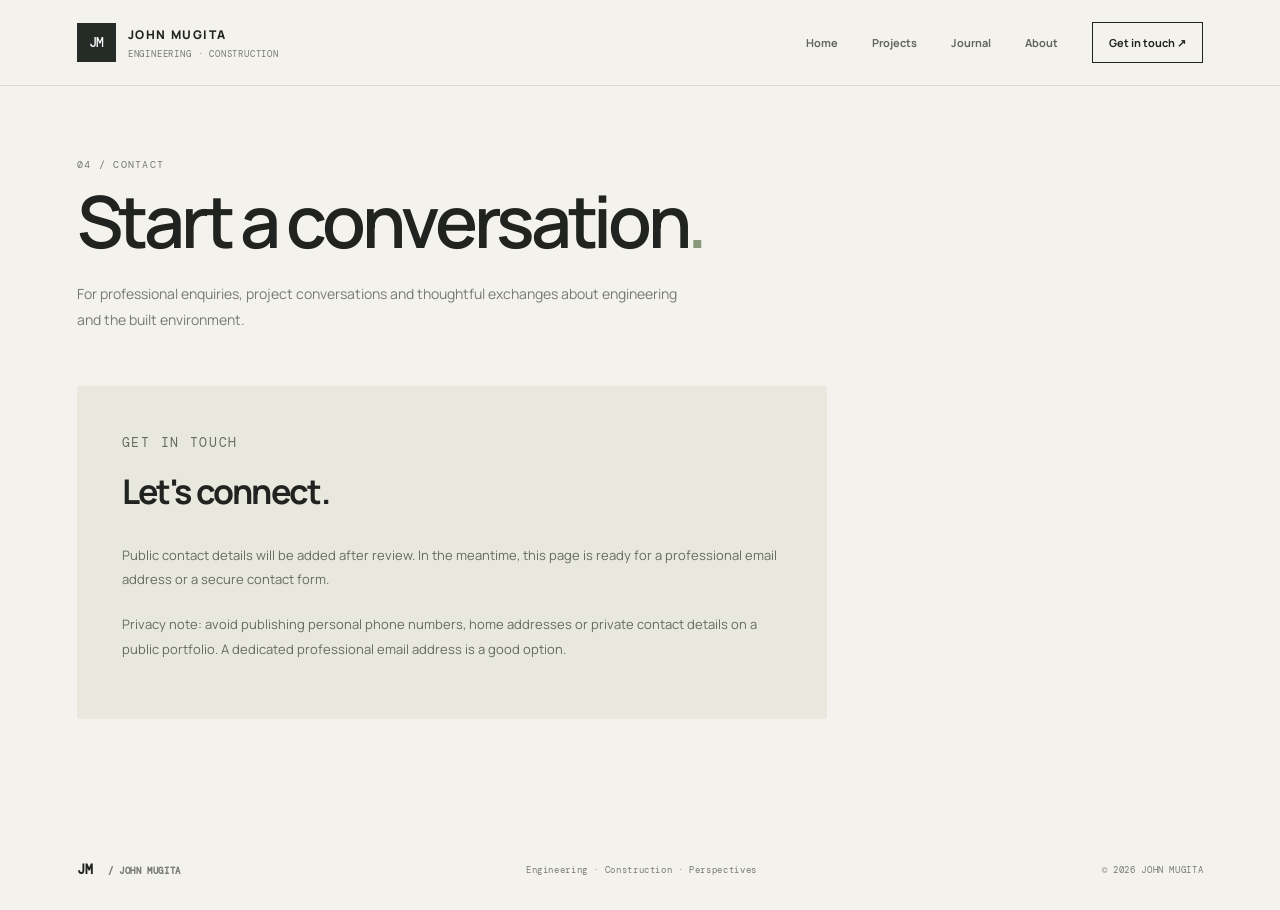
<file: contact.html>
<!doctype html>
<html lang="en"><head><meta charset="utf-8"><meta name="viewport" content="width=device-width,initial-scale=1"><meta name="description" content="Contact John Mugita."><title>Contact — John Mugita</title><link rel="preconnect" href="https://fonts.googleapis.com"><link rel="preconnect" href="https://fonts.gstatic.com" crossorigin><link href="https://fonts.googleapis.com/css2?family=DM+Mono:wght@400;500&family=Manrope:wght@400;500;600;700;800&display=swap" rel="stylesheet"><link rel="stylesheet" href="styles.css"><script src="script.js" defer></script></head>
<body><header class="site-header"><a class="wordmark" href="index.html"><span class="mark">JM</span><span>JOHN MUGITA<span class="wordmark-sub">ENGINEERING · CONSTRUCTION</span></span></a><button class="menu-toggle" aria-label="Toggle navigation" aria-expanded="false">☰</button><nav class="nav"><a href="index.html">Home</a><a href="projects.html">Projects</a><a href="journal.html">Journal</a><a href="about.html">About</a><a class="nav-contact active" href="contact.html">Get in touch ↗</a></nav></header>
<main class="page-main"><div class="page-heading"><p class="eyebrow">04 / CONTACT</p><h1>Start a conversation<span class="period">.</span></h1><p>For professional enquiries, project conversations and thoughtful exchanges about engineering and the built environment.</p></div><div class="contact-panel"><p class="eyebrow">GET IN TOUCH</p><h2>Let's connect.</h2><p>Public contact details will be added after review. In the meantime, this page is ready for a professional email address or a secure contact form.</p><p class="small-note">Privacy note: avoid publishing personal phone numbers, home addresses or private contact details on a public portfolio. A dedicated professional email address is a good option.</p></div></main><footer class="site-footer"><a class="footer-mark" href="index.html">JM<span> / JOHN MUGITA</span></a><p>Engineering · Construction · Perspectives</p><span>© <span data-year></span> JOHN MUGITA</span></footer></body></html>
</file>
<file: styles.css>
:root{--paper:#f4f2ed;--ink:#20231f;--muted:#777a72;--line:#d9d8d0;--accent:#b8c6a5;--dark:#252b27;--serif:Georgia,'Times New Roman',serif}*{box-sizing:border-box}html{scroll-behavior:smooth}body{margin:0;background:var(--paper);color:var(--ink);font-family:Manrope,Arial,sans-serif}a{color:inherit;text-decoration:none}.site-header{height:86px;padding:0 6vw;display:flex;align-items:center;justify-content:space-between;border-bottom:1px solid var(--line);position:relative;z-index:5;background:var(--paper)}.wordmark{display:flex;align-items:center;gap:12px;font-size:12px;font-weight:800;letter-spacing:.13em}.mark{display:grid;place-items:center;width:39px;height:39px;background:var(--dark);color:white;font:500 13px 'DM Mono',monospace;letter-spacing:-.08em}.wordmark-sub{display:block;margin-top:5px;color:var(--muted);font:9px 'DM Mono',monospace;letter-spacing:.09em}.nav{display:flex;align-items:center;gap:34px;font-size:11px;font-weight:700}.nav a{color:#62665e;transition:color .2s}.nav a:hover,.nav a.active{color:var(--ink)}.nav .nav-contact{padding:12px 16px;border:1px solid var(--ink);color:var(--ink)}.menu-toggle{display:none;background:none;border:0;font-size:23px}.hero{padding:76px 6vw 26px;display:grid;grid-template-columns:.9fr 1.1fr;gap:5vw;align-items:center}.eyebrow{font:10px 'DM Mono',monospace;letter-spacing:.13em;color:var(--muted)}h1,h2,p{margin-top:0}.hero h1{font-size:clamp(43px,6vw,82px);line-height:1.04;letter-spacing:-.065em;margin:27px 0 24px;font-weight:600}.hero h1 em,.journal-copy h2 em{font-family:var(--serif);font-weight:400;letter-spacing:-.06em}.hero-intro{max-width:430px;font-size:14px;line-height:1.9;color:#686c64}.hero-actions{display:flex;align-items:center;gap:25px;margin-top:34px}.button{display:inline-flex;align-items:center;gap:26px;padding:15px 19px;font-size:11px;font-weight:700}.button-dark{background:var(--dark);color:white}.button-light{background:var(--paper);color:var(--ink)}.text-link{font-size:11px;font-weight:700;border-bottom:1px solid #a7aaa0;padding-bottom:5px}.image-frame{position:relative}.hero-image{height:510px;overflow:hidden}.hero-image img,.card-image img,.journal-image img{width:100%;height:100%;object-fit:cover;display:block}.image-note{position:absolute;bottom:14px;left:15px;background:rgba(244,242,237,.9);padding:8px 10px;font:9px 'DM Mono',monospace;letter-spacing:.08em}.hero-index{grid-column:1/-1;display:flex;justify-content:space-between;border-top:1px solid var(--line);padding-top:16px;font:9px 'DM Mono',monospace;color:var(--muted);letter-spacing:.1em}.intro-strip{margin:100px 6vw 90px;padding:30px 0;border-top:1px solid var(--line);border-bottom:1px solid var(--line);display:grid;grid-template-columns:1fr 3fr;gap:4vw}.intro-statement{font-size:clamp(22px,3vw,38px);line-height:1.45;letter-spacing:-.04em;max-width:900px;margin:0}.intro-statement span{color:#858980}.section-block{padding:0 6vw 110px}.section-heading{display:flex;justify-content:space-between;align-items:end;margin-bottom:32px}.section-heading h2,.page-heading h1{font-size:clamp(36px,5vw,58px);letter-spacing:-.06em;font-weight:600;margin:12px 0 0}.period{color:#89977b}.project-grid{display:grid;grid-template-columns:1.35fr 1fr 1fr;gap:18px;align-items:start}.project-card{display:block}.card-image{height:290px;overflow:hidden;background:#deded7}.project-card-large .card-image{height:390px}.card-image img{transition:transform .6s}.project-card:hover img{transform:scale(1.035)}.project-meta{padding:14px 0;border-top:1px solid var(--line);display:flex;flex-direction:column;gap:8px;font:9px 'DM Mono',monospace;letter-spacing:.06em}.project-meta span+span{font:600 12px Manrope,sans-serif;letter-spacing:0}.small-note{font-size:10px;color:var(--muted);margin-top:20px}.journal-feature{display:grid;grid-template-columns:1fr 1fr;background:var(--dark);color:white}.journal-image{height:470px}.journal-copy{padding:8vw 7vw;align-self:center}.journal-copy .eyebrow{color:#b9c0b4}.journal-copy h2{font-size:clamp(36px,4vw,56px);line-height:1.1;letter-spacing:-.06em;font-weight:500;margin:24px 0}.journal-copy p:not(.eyebrow){max-width:400px;color:#c4c9c1;font-size:13px;line-height:1.9;margin-bottom:30px}.site-footer{padding:32px 6vw;display:flex;align-items:center;justify-content:space-between;gap:20px;font:9px 'DM Mono',monospace;letter-spacing:.07em;color:var(--muted)}.footer-mark{font-weight:700;color:var(--ink);font-size:13px}.footer-mark span{font-size:9px;color:var(--muted);margin-left:8px}.site-footer p{margin:0}.page-main{padding:72px 6vw 110px;min-height:65vh}.page-heading{max-width:780px;margin-bottom:52px}.page-heading h1{font-size:clamp(42px,6vw,72px);line-height:1.05}.page-heading>p:last-child{max-width:600px;color:var(--muted);font-size:14px;line-height:1.9;margin-top:22px}.project-list{display:grid;grid-template-columns:repeat(2,1fr);gap:34px 20px}.project-placeholder{border-top:1px solid var(--line);padding-top:13px}.project-placeholder .card-image{height:330px}.project-placeholder h2{font-size:20px;letter-spacing:-.04em;margin:18px 0 8px}.project-placeholder p{font-size:12px;color:var(--muted);line-height:1.8}.tag{font:9px 'DM Mono',monospace;letter-spacing:.1em;color:var(--muted)}.journal-list{display:grid;grid-template-columns:repeat(2,1fr);gap:20px}.journal-card{border-top:1px solid var(--line);padding-top:13px}.journal-card .card-image{height:260px}.journal-card h2{font-size:22px;letter-spacing:-.04em;margin:17px 0 8px}.journal-card p{font-size:12px;color:var(--muted);line-height:1.8}.about-layout{display:grid;grid-template-columns:1fr 1fr;gap:7vw;align-items:start}.about-visual{height:520px}.about-copy h2{font-size:30px;letter-spacing:-.05em;line-height:1.2}.about-copy p{font-size:13px;line-height:2;color:#666b63}.about-copy .eyebrow{margin-bottom:25px}.discipline-list{margin-top:35px;border-top:1px solid var(--line)}.discipline-list div{padding:14px 0;border-bottom:1px solid var(--line);display:flex;justify-content:space-between;font-size:12px}.contact-panel{background:#e8e8df;padding:45px;max-width:750px}.contact-panel h2{font-size:34px;letter-spacing:-.05em}.contact-panel p{font-size:13px;line-height:1.9;color:#656a61}.contact-panel a{display:inline-block;margin-top:10px;border-bottom:1px solid;padding-bottom:6px;font-size:12px;font-weight:700}.notice{padding:13px 15px;background:#e9e9e1;color:#656a61;font-size:11px;line-height:1.8;margin:25px 0}.empty-state{padding:25px 0;border-top:1px solid var(--line);color:var(--muted);font-size:13px;line-height:1.9}@media(max-width:800px){.site-header{height:72px;padding:0 5vw}.menu-toggle{display:block}.nav{display:none;position:absolute;top:71px;left:0;right:0;background:var(--paper);padding:22px 5vw 28px;flex-direction:column;align-items:flex-start;gap:22px;border-bottom:1px solid var(--line)}.nav.open{display:flex}.hero{padding:55px 5vw 22px;grid-template-columns:1fr;gap:34px}.hero h1{font-size:clamp(44px,12vw,70px)}.hero-image{height:360px}.hero-index{grid-column:auto}.intro-strip{margin:65px 5vw;grid-template-columns:1fr;gap:20px}.section-block{padding:0 5vw 75px}.project-grid{grid-template-columns:1fr 1fr}.project-card-large{grid-column:1/-1}.project-card-large .card-image{height:330px}.card-image{height:230px}.journal-feature{grid-template-columns:1fr}.journal-image{height:300px}.journal-copy{padding:50px 7vw}.site-footer{padding:25px 5vw;flex-wrap:wrap}.site-footer p{order:3;width:100%}.page-main{padding:55px 5vw 75px}.about-layout{grid-template-columns:1fr;gap:35px}.about-visual{height:360px}.project-placeholder .card-image{height:260px}}@media(max-width:520px){.project-grid,.project-list,.journal-list{grid-template-columns:1fr}.project-card-large{grid-column:auto}.project-card-large .card-image,.card-image{height:260px}.section-heading{align-items:start;gap:20px;flex-direction:column}.hero-actions{gap:18px;flex-wrap:wrap}.contact-panel{padding:28px}.site-footer{font-size:8px}.footer-mark span{display:block;margin:4px 0 0}}
</file>
